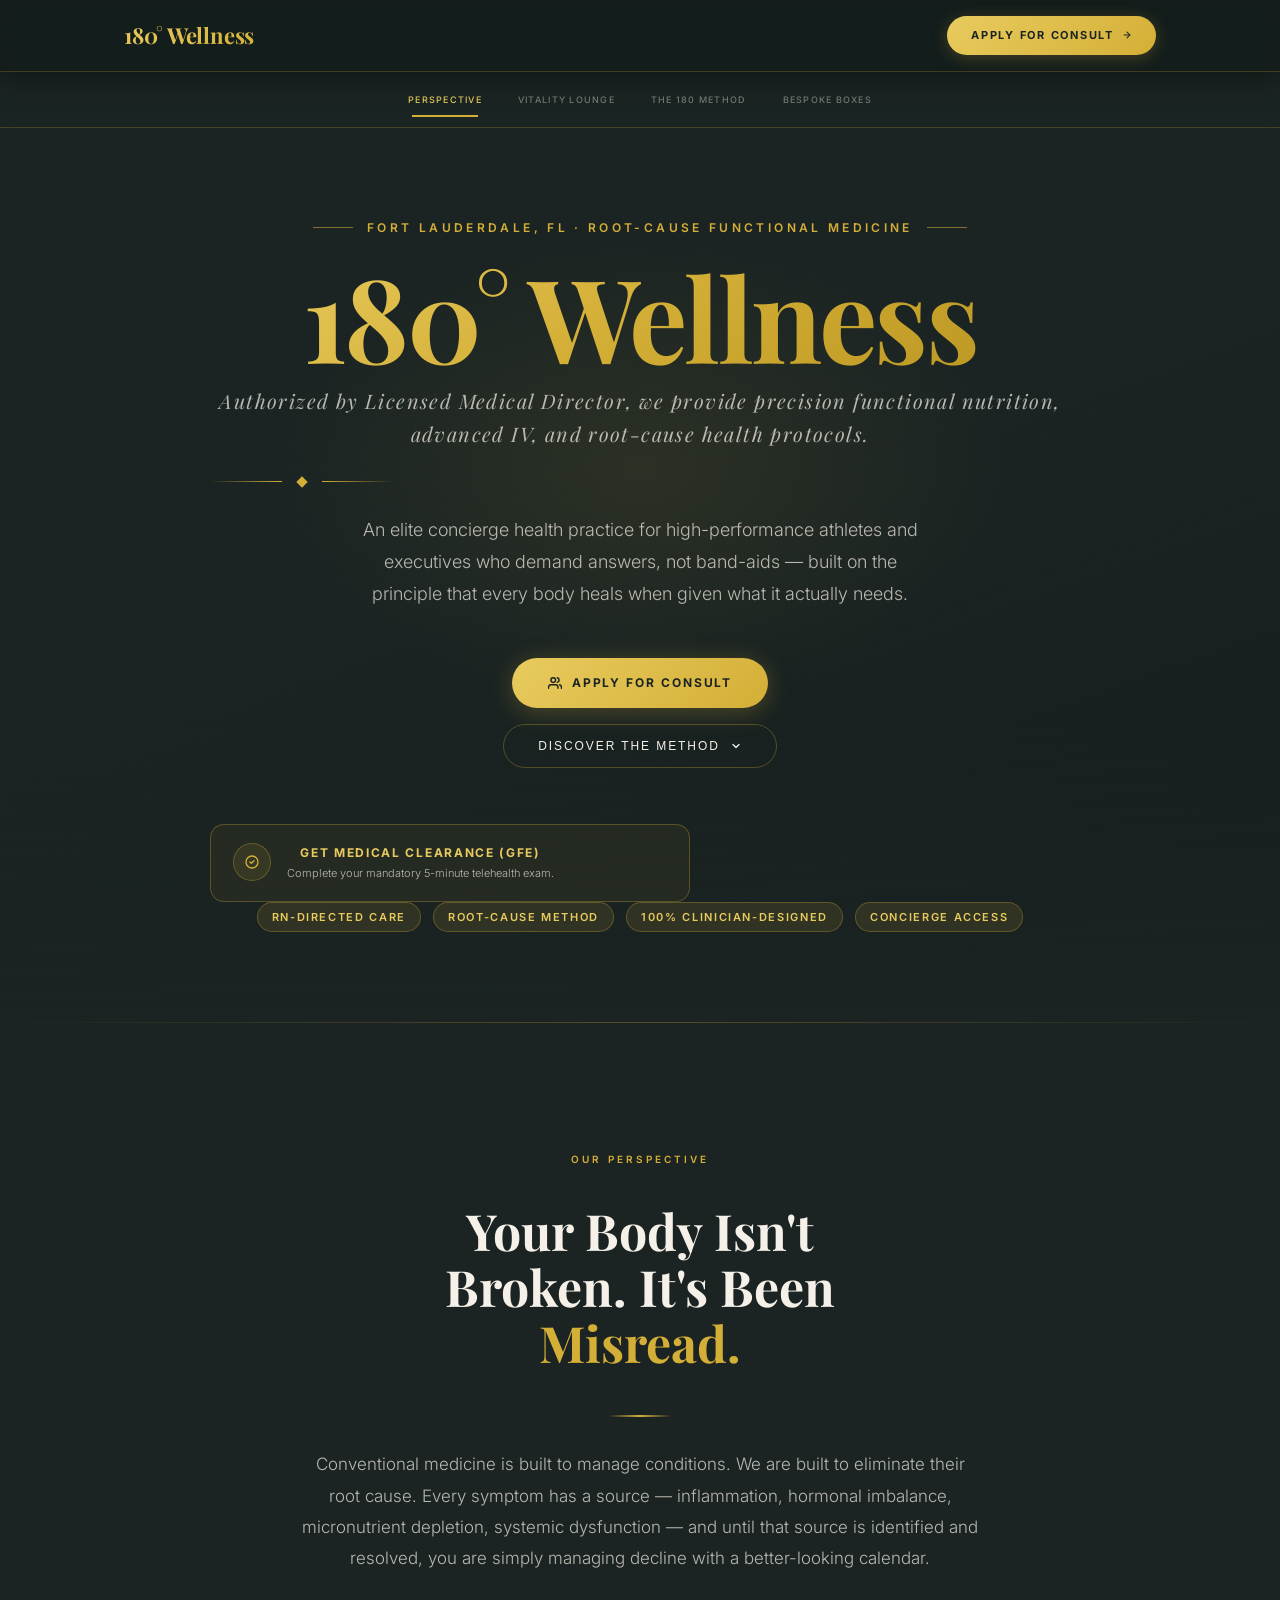
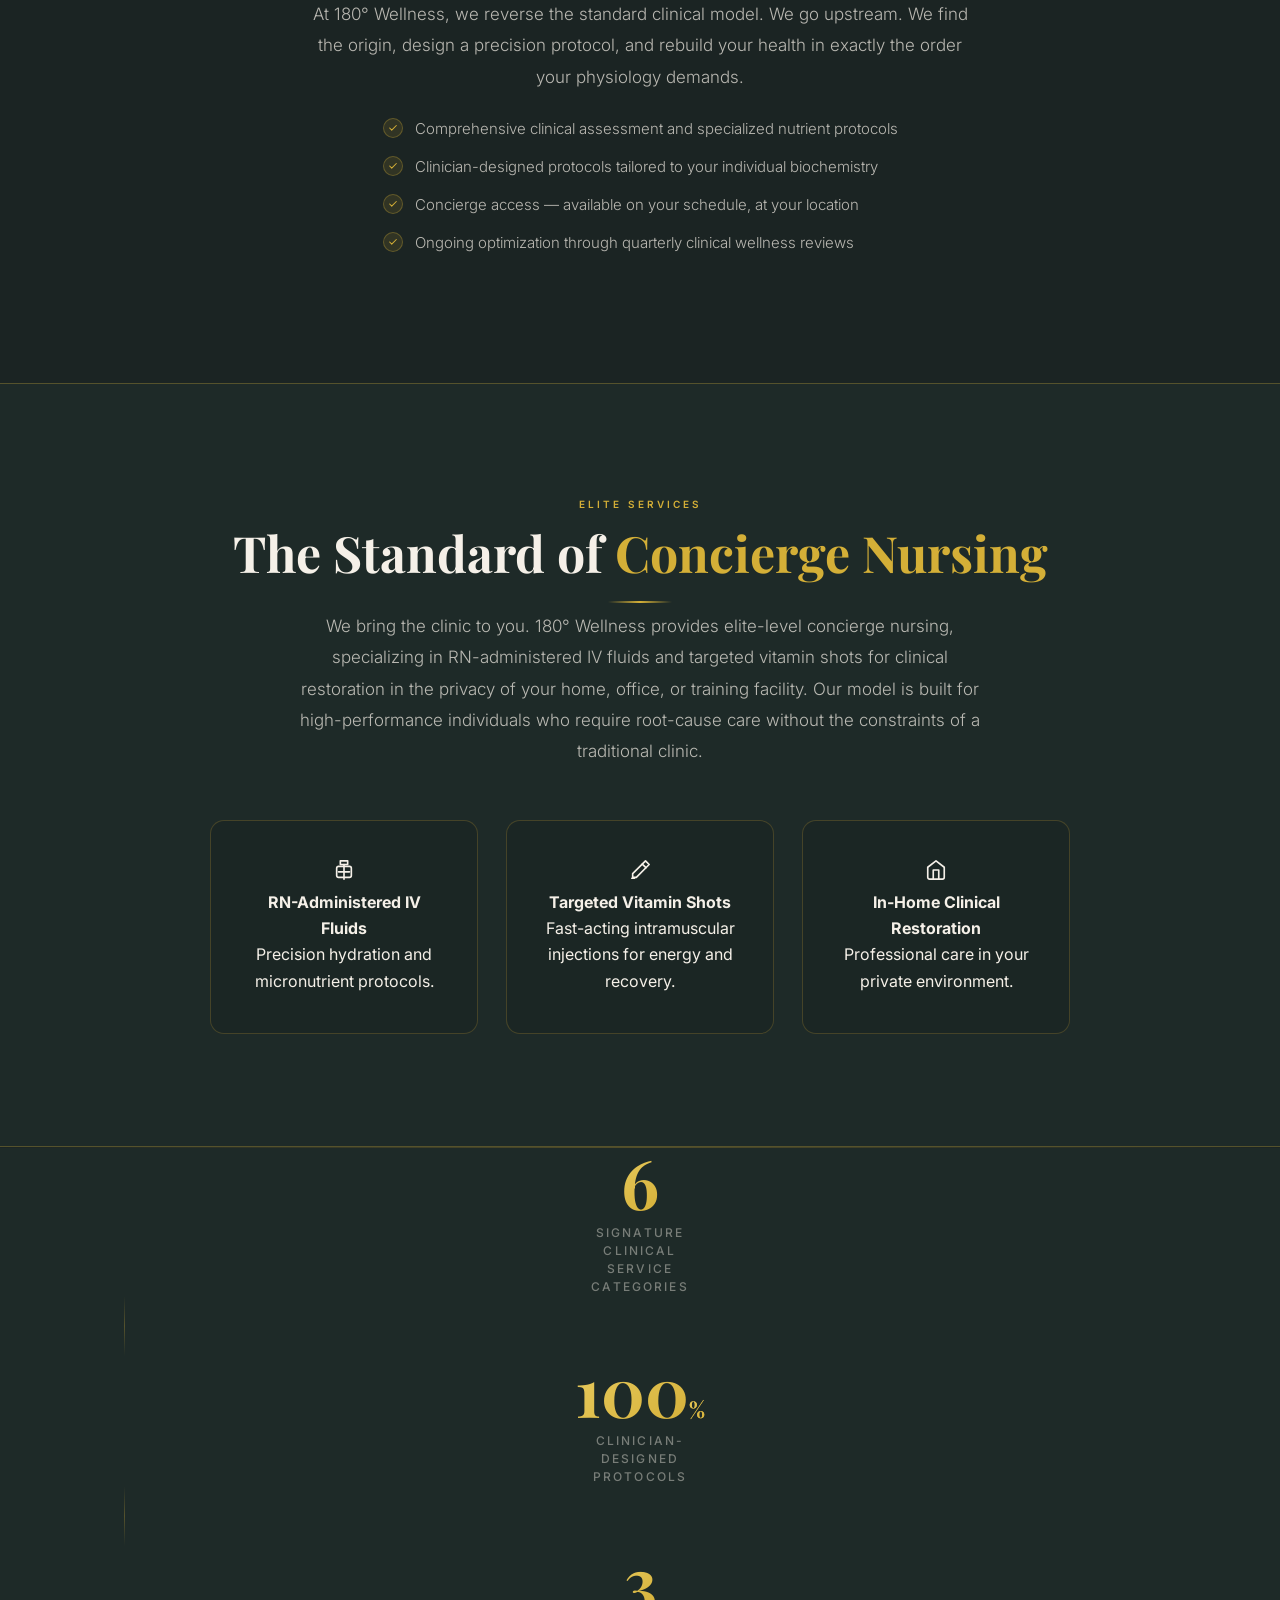
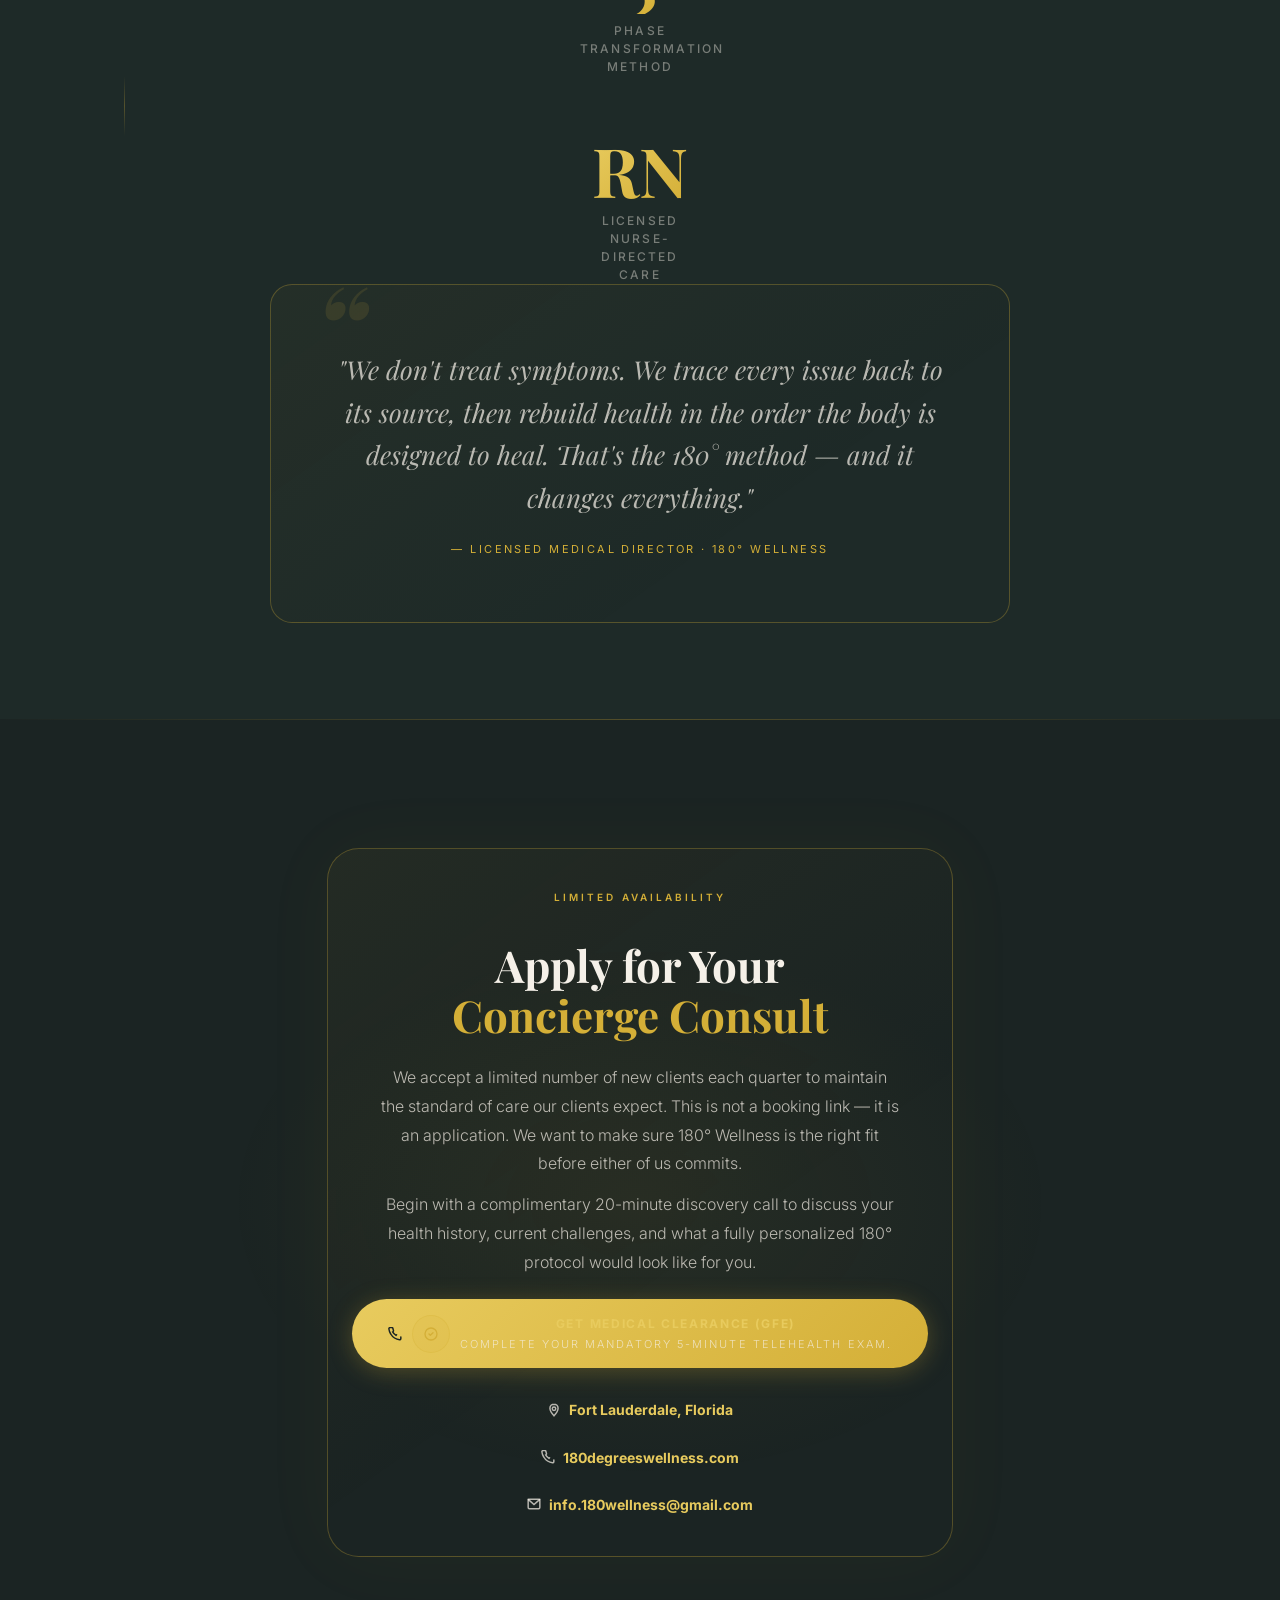
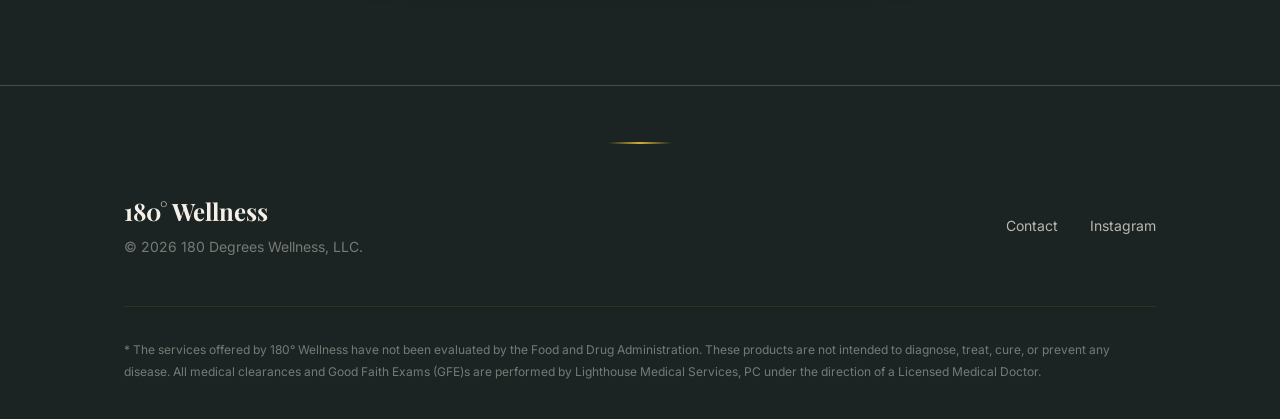
<file: public/index.html>
<!DOCTYPE html>
<html lang="en">
<head>
  <meta charset="UTF-8" />
  <meta name="viewport" content="width=device-width, initial-scale=1.0, viewport-fit=cover" />
  <title>180° Wellness — Digital Pitch Kit</title>
  <link rel="preconnect" href="https://fonts.googleapis.com" />
  <link rel="preconnect" href="https://fonts.gstatic.com" crossorigin />
  <link href="https://fonts.googleapis.com/css2?family=Playfair+Display:ital,wght@0,400;0,600;0,700;1,400&family=Inter:wght@300;400;500;600&display=swap" rel="stylesheet" />

  <link rel="stylesheet" href="style.css"><link rel="stylesheet" href="mobile.css">
</head>
<body>

  <!-- ============================================================
       STICKY NAV
  ============================================================ -->
  <nav class="nav">
    <div class="container nav-inner">
      <a href="#" class="nav-logo serif" onclick="switchTab(0); return false;">180° Wellness</a>
      <a href="https://clients.mindbodyonline.com/classic/ws?studioid=5752095" class="nav-cta">
        Apply for Consult
        <svg width="10" height="10" viewBox="0 0 24 24" fill="none" stroke="currentColor" stroke-width="2.5" stroke-linecap="round" stroke-linejoin="round"><line x1="5" y1="12" x2="19" y2="12"/><polyline points="12 5 19 12 12 19"/></svg>
      </a>
    </div>
  </nav>

  <!-- ============================================================
       TAB BAR
  ============================================================ -->
  <div class="tab-bar" id="tabBar">
    <button class="tab-btn active" data-tab="0" onclick="switchTab(0)">Perspective</button>
    <button class="tab-btn" data-tab="1" onclick="switchTab(1)">Vitality Lounge</button>
    <button class="tab-btn" data-tab="2" onclick="switchTab(2)">The 180 Method</button>
    <button class="tab-btn" data-tab="3" onclick="switchTab(3)">Bespoke Boxes</button>
  </div>

  <!-- ============================================================
       TAB CONTENT AREA
  ============================================================ -->
  <main class="tab-content-area">

    <!-- ==========================================
         TAB 1: PERSPECTIVE (Hero + Perspective)
    ========================================== -->
    <section class="tab-panel active" id="tab-0">

      <!-- HERO -->
      <header class="hero">
        <div class="hero-bg"></div>
        <div class="hero-glow"></div>
        <div class="hero-content">
          <p class="hero-eyebrow">Fort Lauderdale, FL · Root-Cause Functional Medicine</p>
          <h1 class="hero-logo serif">180° Wellness</h1>
          <p class="hero-sub">Authorized by Licensed Medical Director, we provide precision functional nutrition, advanced IV, and root-cause health protocols.</p>

          <div class="hero-divider">
            <span></span>
            <div class="diamond"></div>
            <span></span>
          </div>

          <p class="hero-tagline">
            An elite concierge health practice for high-performance athletes
            and executives who demand answers, not band-aids — built on the
            principle that every body heals when given what it actually needs.
          </p>

          <div class="hero-actions">
            <a href="https://clients.mindbodyonline.com/classic/ws?studioid=5752095" class="btn-gold">
              <svg width="14" height="14" viewBox="0 0 24 24" fill="none" stroke="currentColor" stroke-width="2.5" stroke-linecap="round" stroke-linejoin="round"><path d="M17 21v-2a4 4 0 0 0-4-4H5a4 4 0 0 0-4 4v2"/><circle cx="9" cy="7" r="4"/><path d="M23 21v-2a4 4 0 0 0-3-3.87"/><path d="M16 3.13a4 4 0 0 1 0 7.75"/></svg>
              Apply for Consult
            </a>
            <button class="btn-ghost" onclick="switchTab(2)">
              Discover the Method
              <svg width="12" height="12" viewBox="0 0 24 24" fill="none" stroke="currentColor" stroke-width="2.5" stroke-linecap="round" stroke-linejoin="round"><polyline points="6 9 12 15 18 9"/></svg>
            </button>
          </div>

          <!-- QUALIPHY GFE — Step 2 after applying -->
          <a href="https://www.app.qualiphy.me/qualiphy-widget?clinic=180%20degrees%20wellness&clinicId=13279&first_name=&last_name=&email=&phone_number=&gender=&exams=selectable&tele_state_required=true&token=1141d1e292d777dec8cdfb5f86b69ebed7b32f92" target="_blank" rel="noopener" class="gfe-block" style="margin-top:16px;">
            <div class="gfe-icon">
              <svg width="16" height="16" viewBox="0 0 24 24" fill="none" stroke="currentColor" stroke-width="2" stroke-linecap="round" stroke-linejoin="round"><path d="M9 12l2 2 4-4"/><path d="M21 12c0 4.97-4.03 9-9 9s-9-4.03-9-9 4.03-9 9-9 9 4.03 9 9z"/></svg>
            </div>
            <div class="gfe-text">
              <div class="gfe-title">Get Medical Clearance (GFE)</div>
              <div class="gfe-subtitle">Complete your mandatory 5-minute telehealth exam.</div>
            </div>
          </a>

          <div class="hero-trust">
            <span class="chip">RN-Directed Care</span>
            <span class="chip">Root-Cause Method</span>
            <span class="chip">100% Clinician-Designed</span>
            <span class="chip">Concierge Access</span>
          </div>
        </div>
      </header>

      <div class="section-sep"></div>

      <!-- PERSPECTIVE -->
      <div class="perspective-section">
        <div class="container">
          <div class="perspective-grid">
            <!-- TEXT (appears first) -->
            <div class="perspective-text">
              <p class="section-label">Our Perspective</p>
              <h2 class="section-title serif">
                Your Body Isn't<br />Broken. It's Been<br /><span class="gold">Misread.</span>
              </h2>
              <div class="gold-rule" style="margin-bottom:8px;"></div>
              <p class="section-body">
                Conventional medicine is built to manage conditions. We are built to
                eliminate their root cause. Every symptom has a source — inflammation,
                hormonal imbalance, micronutrient depletion, systemic dysfunction —
                and until that source is identified and resolved, you are simply
                managing decline with a better-looking calendar.
              </p>
              <p class="section-body">
                At 180° Wellness, we reverse the standard clinical model. We go
                upstream. We find the origin, design a precision protocol, and
                rebuild your health in exactly the order your physiology demands.
              </p>

              <ul class="check-list">
                <li>
                  <span class="icon">
                    <svg width="10" height="10" viewBox="0 0 24 24" fill="none" stroke="currentColor" stroke-width="2.5" stroke-linecap="round" stroke-linejoin="round"><polyline points="20 6 9 17 4 12"/></svg>
                  </span>
                  Comprehensive clinical assessment and specialized nutrient protocols
                </li>
                <li>
                  <span class="icon">
                    <svg width="10" height="10" viewBox="0 0 24 24" fill="none" stroke="currentColor" stroke-width="2.5" stroke-linecap="round" stroke-linejoin="round"><polyline points="20 6 9 17 4 12"/></svg>
                  </span>
                  Clinician-designed protocols tailored to your individual biochemistry
                </li>
                <li>
                  <span class="icon">
                    <svg width="10" height="10" viewBox="0 0 24 24" fill="none" stroke="currentColor" stroke-width="2.5" stroke-linecap="round" stroke-linejoin="round"><polyline points="20 6 9 17 4 12"/></svg>
                  </span>
                  Concierge access — available on your schedule, at your location
                </li>
                <li>
                  <span class="icon">
                    <svg width="10" height="10" viewBox="0 0 24 24" fill="none" stroke="currentColor" stroke-width="2.5" stroke-linecap="round" stroke-linejoin="round"><polyline points="20 6 9 17 4 12"/></svg>
                  </span>
                  Ongoing optimization through quarterly clinical wellness reviews
                </li>
              </ul>
            </div>

          </div>
        </div>
      </div>


      <!-- ABOUT CONCIERGE NURSING -->
      <div class="concierge-section">
        <div class="container">
          <div class="concierge-inner">

            <p class="section-label">Elite Services</p>
            <h2 class="section-title serif">
              The Standard of <span class="gold">Concierge Nursing</span>
            </h2>
            <div class="gold-rule" style="margin-bottom:8px;"></div>
            <p class="section-body" style="text-align:center; margin: 0 auto 40px;">
              We bring the clinic to you. 180° Wellness provides elite-level concierge nursing,
              specializing in RN-administered IV fluids and targeted vitamin shots for clinical
              restoration in the privacy of your home, office, or training facility. Our model
              is built for high-performance individuals who require root-cause care without the
              constraints of a traditional clinic.
            </p>

            <div class="concierge-features">

              <!-- Feature 1 -->
              <div class="concierge-feature-item">
                <div class="concierge-feature-icon">
                  <svg width="22" height="22" viewBox="0 0 24 24" fill="none" stroke="currentColor" stroke-width="1.8" stroke-linecap="round" stroke-linejoin="round">
                    <path d="M8 2h8v4H8z"/>
                    <path d="M12 6v16"/>
                    <path d="M6 14h12"/>
                    <path d="M4 10c0-1.1.9-2 2-2h12a2 2 0 0 1 2 2v8a2 2 0 0 1-2 2H6a2 2 0 0 1-2-2z"/>
                  </svg>
                </div>
                <h4 class="concierge-feature-title">RN-Administered IV Fluids</h4>
                <p class="concierge-feature-desc">Precision hydration and micronutrient protocols.</p>
              </div>

              <!-- Feature 2 -->
              <div class="concierge-feature-item">
                <div class="concierge-feature-icon">
                  <svg width="22" height="22" viewBox="0 0 24 24" fill="none" stroke="currentColor" stroke-width="1.8" stroke-linecap="round" stroke-linejoin="round">
                    <path d="m18 2 4 4-14 14H4v-4L18 2z"/>
                    <path d="m14.5 5.5 4 4"/>
                    <path d="M3 21h3"/>
                  </svg>
                </div>
                <h4 class="concierge-feature-title">Targeted Vitamin Shots</h4>
                <p class="concierge-feature-desc">Fast-acting intramuscular injections for energy and recovery.</p>
              </div>

              <!-- Feature 3 -->
              <div class="concierge-feature-item">
                <div class="concierge-feature-icon">
                  <svg width="22" height="22" viewBox="0 0 24 24" fill="none" stroke="currentColor" stroke-width="1.8" stroke-linecap="round" stroke-linejoin="round">
                    <path d="M3 9l9-7 9 7v11a2 2 0 0 1-2 2H5a2 2 0 0 1-2-2z"/>
                    <polyline points="9 22 9 12 15 12 15 22"/>
                  </svg>
                </div>
                <h4 class="concierge-feature-title">In-Home Clinical Restoration</h4>
                <p class="concierge-feature-desc">Professional care in your private environment.</p>
              </div>

            </div><!-- /concierge-features -->

          </div><!-- /concierge-inner -->
        </div><!-- /container -->
      </div><!-- /concierge-section -->

      <div class="section-sep"></div>

      <!-- PROOF / NUMBERS -->
      <div style="background: var(--basalt-mid); position:relative; z-index:1;">
        <div class="container">
          <div class="proof-row">
            <div class="proof-item">
              <span class="proof-number serif">6</span>
              <span class="proof-label">Signature clinical service categories</span>
            </div>
            <div class="proof-divider"></div>
            <div class="proof-item">
              <span class="proof-number serif">100<span class="proof-unit serif">%</span></span>
              <span class="proof-label">Clinician-designed protocols</span>
            </div>
            <div class="proof-divider"></div>
            <div class="proof-item">
              <span class="proof-number serif">3</span>
              <span class="proof-label">Phase transformation method</span>
            </div>
            <div class="proof-divider"></div>
            <div class="proof-item">
              <span class="proof-number serif">RN</span>
              <span class="proof-label">Licensed nurse-directed care</span>
            </div>
          </div>

          <!-- Quote -->
          <div style="padding-bottom: clamp(64px,8vw,96px);">
            <blockquote class="quote-block">
              "We don't treat symptoms. We trace every issue back to its source,
              then rebuild health in the order the body is designed to heal.
              That's the 180° method — and it changes everything."
              <cite class="quote-cite">— Licensed Medical Director · 180° Wellness</cite>
            </blockquote>
          </div>
        </div>
      </div>

      <div class="section-sep"></div>

      <!-- CTA -->
      <div class="cta-section">
        <div class="container">
          <div class="cta-card">
            <p class="section-label" style="text-align:center;">Limited Availability</p>
            <h2 class="cta-title serif">
              Apply for Your<br /><span class="gold">Concierge Consult</span>
            </h2>
            <p class="cta-body">
              We accept a limited number of new clients each quarter to maintain
              the standard of care our clients expect. This is not a booking link
              — it is an application. We want to make sure 180° Wellness is the
              right fit before either of us commits.
            </p>
            <p class="cta-body" style="margin-top: -10px;">
              Begin with a complimentary 20-minute discovery call to discuss your
              health history, current challenges, and what a fully personalized
              180° protocol would look like for you.
            </p>

            <a href="https://clients.mindbodyonline.com/classic/ws?studioid=5752095" class="btn-gold" style="font-size:13px;">
              <svg width="14" height="14" viewBox="0 0 24 24" fill="none" stroke="currentColor" stroke-width="2.5" stroke-linecap="round"><path d="M22 16.92v3a2 2 0 0 1-2.18 2 19.79 19.79 0 0 1-8.63-3.07A19.5 19.5 0 0 1 4.69 12 19.79 19.79 0 0 1 1.57 3.38 2 2 0 0 1 3.55 1h3a2 2 0 0 1 2 1.72c.127.96.361 1.903.7 2.81a2 2 0 0 1-.45 2.11L7.91 8.38a16 16 0 0 0 5.9 5.9l.87-.87a2 2 0 0 1IDIyLjExLS40NWMuOTA3LjMzOSAxLjg1LjU3MyAyLjgxLjVfIEEyIDIgMCAwIDEgMjIgMTYuOTJ6Ii8+PC9zdmc+
              Apply for Consult
            </a>

            <!-- QUALIPHY GFE — After Apply button in CTA section -->
            <a href="https://www.app.qualiphy.me/qualiphy-widget?clinic=180%20degrees%20wellness&clinicId=13279&first_name=&last_name=&email=&phone_number=&gender=&exams=selectable&tele_state_required=true&token=1141d1e292d777dec8cdfb5f86b69ebed7b32f92" target="_blank" rel="noopener" class="gfe-block wide">
              <div class="gfe-icon">
                <svg width="16" height="16" viewBox="0 0 24 24" fill="none" stroke="currentColor" stroke-width="2" stroke-linecap="round" stroke-linejoin="round"><path d="M9 12l2 2 4-4"/><path d="M21 12c0 4.97-4.03 9-9 9s-9-4.03-9-9 4.03-9 9-9 9 4.03 9 9z"/></svg>
              </div>
              <div class="gfe-text">
                <div class="gfe-title">Get Medical Clearance (GFE)</div>
                <div class="gfe-subtitle">Complete your mandatory 5-minute telehealth exam.</div>
              </div>
            </a>

            <div class="cta-contact-row">
              <div class="cta-contact-item">
                <svg width="14" height="14" viewBox="0 0 24 24" fill="none" stroke="currentColor" stroke-width="2.5" stroke-linecap="round"><circle cx="12" cy="10" r="3"/><path d="M12 2C8.13 2 5 5.13 5 9c0 5.25 7 13 7 13s7-7.75 7-13c0-3.87-3.13-7-7-7z"/></svg>
                <strong>Fort Lauderdale, Florida</strong>
              </div>
              <div class="cta-contact-item">
                <svg width="14" height="14" viewBox="0 0 24 24" fill="none" stroke="currentColor" stroke-width="2.5" stroke-linecap="round"><path d="M22 16.92v3a2 2 0 0 1-2.18 2 19.79 19.79 0 0 1-8.63-3.07A19.5 19.5 0 0 1 4.69 12 19.79 19.79 0 0 1 1.57 3.38 2 2 0 0 1 3.55 1h3a2 2 0 0 1 2 1.72c.127.96.361 1.903.7 2.81a2 2 0 0 1-.45 2.11L7.91 8.38a16 16 0 0 0 5.9 5.9l.87-.87a2 2 0 0 1IDIyLjExLS40NWMuOTA3LjMzOSAxLjg1LjU3MyAyLjgxLjVfIEEyIDIgMCAwIDEgMjIgMTYuOTJ6Ii8+PC9zdmc+
                <strong>(516) 965-9840</strong>
              </div>
              <div class="cta-contact-item">
                <svg width="14" height="14" viewBox="0 0 24 24" fill="none" stroke="currentColor" stroke-width="2.5" stroke-linecap="round"><circle cx="12" cy="12" r="10"/><line x1="2" y1="12" x2="22" y2="12"/><path d="M12 2a15.3 15.3 0 0 1 4 10 15.3 15.3 0 0 1-4 10 15.3 15.3 0 0 1-4-10 15.3 15.3 0 0 1 4-10z"/></svg>
                <strong>180degreeswellness.com</strong>
              </div>
              <div class="cta-contact-item">
                <svg width="14" height="14" viewBox="0 0 24 24" fill="none" stroke="currentColor" stroke-width="2.5" stroke-linecap="round"><rect x="2" y="4" width="20" height="16" rx="2"/><polyline points="2,4 12,13 22,4"/></svg>
                <strong><a href="mailto:info.180wellness@gmail.com" style="color:inherit;text-decoration:none;">info.180wellness@gmail.com</a></strong>
              </div>
            </div>
          </div>
        </div>
      </div>

    </section>

    <!-- ==========================================
         TAB 2: VITALITY LOUNGE (Lounge + IV Menu + IM Shots)
    ========================================== -->
    <section class="tab-panel" id="tab-1">

      <!-- Lounge Intro -->
      <div class="lounge-section">
        <div class="container">
          <div class="lounge-grid">
            <!-- IMAGE STACK -->
            <div class="lounge-image-stack">
              <div class="lounge-img-main">
                <div class="gold-corner"></div>
                <div class="gold-corner br"></div>
                <div class="lounge-badge">
                  <span class="dot"></span>
                  Now Available
                </div>
                <img
                  src="https://static.prod-images.emergentagent.com/jobs/e7bf12b9-eee7-4b52-88fd-e1f28347eed1/images/fde33236e04734d444e1e95b694cd6f6809893dc27f8155f7b1bdcd5d137818d.png"
                  alt="180° Wellness — Recovery Lifestyle"
                  loading="lazy"
                />
              </div>
              <div class="lounge-img-float">
                <img
                  src="https://static.prod-images.emergentagent.com/jobs/e7bf12b9-eee7-4b52-88fd-e1f28347eed1/images/34e3802a37c95b83d70511efc5e4c1f4c5f0d7f6ff12b3450b7ba271c80173e0.png"
                  alt="IV Drip Detail"
                  loading="lazy"
                />
              </div>
            </div>

            <!-- TEXT -->
            <div class="lounge-text">
              <p class="section-label">Vitality Lounge</p>
              <h2 class="section-title serif">
                The IV Bar,<br />Redefined for<br /><span class="gold">High Performers.</span>
              </h2>
              <div class="gold-rule left" style="margin-bottom: 4px;"></div>
              <p class="section-body">
                Our Vitality Lounge is not a wellness trend. It is a precision clinical
                environment where RN-administered intravenous protocols restore what
                training, travel, stress, and time erode from your body — directly
                and completely, bypassing the limitations of oral supplementation.
              </p>

              <div style="display:flex; gap:12px; flex-wrap:wrap; margin-top:4px;">
                <a href="https://clients.mindbodyonline.com/classic/ws?studioid=5752095" class="btn-gold" style="font-size:11px; padding:13px 28px;">
                  Reserve a Session
                </a>
                <span class="chip">RN-Administered</span>
                <span class="chip">Concierge Available</span>
              </div>
            </div>
          </div>
        </div>
      </div>

      <div class="section-sep"></div>

      <!-- Full IV Menu -->
      <div class="iv-menu-section">
        <div class="container">

          <!-- Heading -->
          <div class="menu-heading">
            <p class="section-label">Signature IV Menu</p>
            <h2 class="section-title serif" style="font-size:clamp(24px,3.5vw,38px); margin-bottom:0;">
              15 Clinician-Crafted <span class="gold">Infusion Protocols</span>
            </h2>
            <div class="gold-rule" style="margin:14px auto 0;"></div>
          </div>

          <!-- IV Cards -->
          <div class="iv-menu-grid">

            <!-- 1. The 180 Foundation -->
            <div class="iv-card">
              <div class="iv-card-header">
                <div class="iv-card-name serif">The 180 Foundation</div>
                <div class="iv-card-price"></div>
              </div>
              <div class="iv-card-desc">Formulated with Vitamin B Complex, this combo optimizes everything from your skin to energy to digestive function.</div>
              <div class="pill-row">
                <span class="gold-pill">Saline</span>
                <span class="gold-pill">Vitamin C</span>
                <span class="gold-pill">B12</span>
                <span class="gold-pill">B-Complex</span>
                <span class="gold-pill">Zinc</span>
                <span class="gold-pill">Magnesium Sulfate</span>
              </div>
            </div>

            <!-- 2. Elemental Hydration -->
            <div class="iv-card">
              <div class="iv-card-header">
                <div class="iv-card-name serif">Elemental Hydration</div>
                <div class="iv-card-price"></div>
              </div>
              <div class="iv-card-desc">Can&rsquo;t drink those electrolytes fast enough? We got you.</div>
              <div class="pill-row">
                <span class="gold-pill">Saline</span>
              </div>
            </div>

            <!-- 3. Immune Armor -->
            <div class="iv-card">
              <div class="iv-card-header">
                <div class="iv-card-name serif">Immune Armor</div>
                <div class="iv-card-price"></div>
              </div>
              <div class="iv-card-desc">Ideal for anyone fighting a current ailment and looking to guard themselves from future illness.</div>
              <div class="pill-row">
                <span class="gold-pill">Saline</span>
                <span class="gold-pill">High Dose Vitamin C</span>
                <span class="gold-pill">Magnesium Sulfate</span>
                <span class="gold-pill">B Complex</span>
                <span class="gold-pill">B12</span>
                <span class="gold-pill">Zinc</span>
              </div>
            </div>

            <!-- 4. Metabolic Reset -->
            <div class="iv-card">
              <div class="iv-card-header">
                <div class="iv-card-name serif">Metabolic Reset</div>
                <div class="iv-card-price"></div>
              </div>
              <div class="iv-card-desc">Big night? Not feeling so great now? This pain-relieving, antioxidant blend has you covered.</div>
              <div class="pill-row">
                <span class="gold-pill">Saline or Lactated Ringers</span>
                <span class="gold-pill">Glutathione Push</span>
                <span class="gold-pill">Zofran</span>
                <span class="gold-pill">Toradol</span>
              </div>
            </div>

            <!-- 5. Luminous Restoration -->
            <div class="iv-card">
              <div class="iv-card-header">
                <div class="iv-card-name serif">Luminous Restoration</div>
                <div class="iv-card-price"></div>
              </div>
              <div class="iv-card-desc">Brighten up your complexion with this hydrating blend of vitamins and antioxidants that detoxifies your body to help you look and feel your best.</div>
              <div class="pill-row">
                <span class="gold-pill">Saline</span>
                <span class="gold-pill">Vitamin C</span>
                <span class="gold-pill">B Complex</span>
                <span class="gold-pill">Zinc</span>
                <span class="gold-pill">Lysine</span>
                <span class="gold-pill">Glutathione</span>
              </div>
            </div>

            <!-- 6. Circadian Reset -->
            <div class="iv-card">
              <div class="iv-card-header">
                <div class="iv-card-name serif">Circadian Reset</div>
                <div class="iv-card-price"></div>
              </div>
              <div class="iv-card-desc">Don&rsquo;t skip a beat after traveling with this hydrating, relaxing, and anti-inflammatory blend.</div>
              <div class="pill-row">
                <span class="gold-pill">Vitamin C</span>
                <span class="gold-pill">B Complex</span>
                <span class="gold-pill">B12</span>
                <span class="gold-pill">Magnesium Sulfate</span>
                <span class="gold-pill">L-Carnitine</span>
                
              </div>
            </div>

            <!-- 7. Elite Kinetic Protocol -->
            <div class="iv-card">
              <div class="iv-card-header">
                <div class="iv-card-name serif">Elite Kinetic Protocol</div>
                <div class="iv-card-price"></div>
              </div>
              <div class="iv-card-desc">Pushing your body? This essential amino acid blend speeds up muscle repair to boost exercise ability.</div>
              <div class="pill-row">
                <span class="gold-pill">Arginine</span>
                <span class="gold-pill">Lysine</span>
                <span class="gold-pill">L-Carnitine</span>
                <span class="gold-pill">Glutathione</span>
                
              </div>
            </div>

            <!-- 8. Longevity Protocol -->
            <div class="iv-card">
              <div class="iv-card-header">
                <div class="iv-card-name serif">Longevity Protocol</div>
                <div class="iv-card-price"></div>
              </div>
              <div class="iv-card-desc">Memory isn&rsquo;t what it used to be? This essential amino acid blend boosts mental cognition to help your brain and body perform like it used to.</div>
              <div class="pill-row">
                <span class="gold-pill">Arginine</span>
                <span class="gold-pill">Lysine</span>
                <span class="gold-pill">L-Carnitine</span>
                
              </div>
            </div>

            <!-- 9. Systemic Quench -->
            <div class="iv-card">
              <div class="iv-card-header">
                <div class="iv-card-name serif">Systemic Quench</div>
                <div class="iv-card-price"></div>
              </div>
              <div class="iv-card-desc">Almost all disease is rooted in excessive inflammation &mdash; nip it in the bud with curcumin!</div>
              <div class="pill-row">
                <span class="gold-pill">Saline</span>
                <span class="gold-pill">Curcumin</span>
              </div>
            </div>

            <!-- 10. Senolytic Shield -->
            <div class="iv-card">
              <div class="iv-card-header">
                <div class="iv-card-name serif">Senolytic Shield</div>
                <div class="iv-card-price"></div>
              </div>
              <div class="iv-card-desc">Recommended for patients who regularly get NAD+ treatments. Quercetin is a flavonoid and senolytic, meaning it helps remove cells in your body that are creating unnecessary inflammation.</div>
              <div class="pill-row">
                <span class="gold-pill">Saline</span>
                <span class="gold-pill">Quercetin</span>
              </div>
            </div>

            <!-- 11. Foundational Surge -->
            <div class="iv-card">
              <div class="iv-card-header">
                <div class="iv-card-name serif">Foundational Surge</div>
                <div class="iv-card-price"></div>
              </div>
              <div class="iv-card-desc">Ideal for anyone looking to keep their body looking and feeling strong.</div>
              <div class="pill-row">
                <span class="gold-pill">Vitamin C</span>
                <span class="gold-pill">B12</span>
                <span class="gold-pill">B-Complex</span>
                <span class="gold-pill">Zinc</span>
                <span class="gold-pill">Magnesium Sulfate</span>
              </div>
            </div>

            <!-- 12. Metabolic Cleanse -->
            <div class="iv-card">
              <div class="iv-card-header">
                <div class="iv-card-name serif">Metabolic Cleanse</div>
                <div class="iv-card-price"></div>
              </div>
              <div class="iv-card-desc">Can be added to any of the drips. This powerful antioxidant helps metabolize toxins and carcinogens in the body, activates enzymes, and prevents oxidative cell damage.</div>
              <div class="pill-row">
                <span class="gold-pill">Saline</span>
                <span class="gold-pill">Glutathione</span>
              </div>
            </div>

            <!-- 13. Cellular Fuel (NAD+) — featured -->
            <div class="iv-card featured-card">
              <div class="iv-card-header">
                <div class="iv-card-name serif">&#10022; Cellular Fuel (NAD&#x207A;)</div>
                <div class="iv-card-price"></div>
              </div>
              <div class="iv-card-desc">Not bouncing back the way you used to? NAD+ is believed to improve brain health, increase the efficiency of stem cells, stimulate anti-aging genes, repair your DNA, combat fatigue, and boost your metabolism.</div>
              <div class="pill-row">
                <span class="gold-pill">NAD+</span>
                <span class="gold-pill">TMG</span>
                <span class="gold-pill">SAMe</span>
                <span class="gold-pill">Quercetin</span>
                <span class="gold-pill">Saline</span>
              </div>
              <div class="nurses-note">
                <strong>&#x1F489; Nurse&rsquo;s Note</strong>
                Please let us know if you are planning on getting NAD+ a few days ahead of time, as our protocol entails shipping you supplements to take 24 hours before treatment.
              </div>
            </div>

            <!-- 14. The Niagen Edge -->
            <div class="iv-card">
              <div class="iv-card-header">
                <div class="iv-card-name serif">The Niagen Edge</div>
                <div class="iv-card-price"></div>
              </div>
              <div class="iv-card-desc">O.K. NOW we&rsquo;re talkin. Offers standard doses and higher, ranging from $500 for basic, up to $1,200 for 500mg, and $1,500 for 1000mg single sessions.</div>
              <div class="pill-row">
                <span class="gold-pill">Niagen (NR)</span>
                <span class="gold-pill">Saline</span>
              </div>
            </div>


            </div><!-- /.iv-menu-grid -->

          <!-- IM Injection Shots -->
          <div class="im-section">
            <div class="section-sep" style="margin-bottom:clamp(32px,4vw,52px);"></div>
            <p class="section-label" style="text-align:center; margin-bottom:10px;">IM Injection Shots</p>
            <h3 class="im-section-title serif">Targeted. Precise. <span class="gold">Instant Delivery.</span></h3>
            <p class="im-section-sub">Intramuscular injections &mdash; fast-acting micronutrient delivery in two curated tiers.</p>

            <div class="im-grid">
              <!-- Level 1 -->
              <div class="im-card">
                <span class="im-card-level">Level 1 &mdash; Foundational</span>
                <div class="im-card-name serif">Essential IM Shots</div>
                <div class="iv-card-desc">Energy, metabolism &amp; focus · Fat metabolism · Immune · Antioxidant · Mood · Calms · Skin · Gut</div>
                <div class="pill-row">
                  <span class="gold-pill">B-12</span>
                  <span class="gold-pill">MIC</span>
                  <span class="gold-pill">D3</span>
                  <span class="gold-pill">Glutathione</span>
                  <span class="gold-pill">CoQ10</span>
                  <span class="gold-pill">Taurine</span>
                  <span class="gold-pill">Biotin</span>
                  <span class="gold-pill">Glutamine</span>
                </div>
              </div>

              <!-- Level 2 -->
              <div class="im-card">
                <span class="im-card-level">Level 2 &mdash; Advanced</span>
                <div class="im-card-name serif">Elite Performance Shots</div>
                <div class="iv-card-desc">Maximize energy, vital for mitochondria, brain restoration, anti-aging, elevate mood &amp; cognition · Endurance &amp; repair</div>
                <div class="pill-row">
                  <span class="gold-pill">NAD+</span>
                  <span class="gold-pill">Arginine</span>
                  <span class="gold-pill">L-Carnitine</span>
                  <span class="gold-pill">Lysine</span>
                </div>
              </div>
            </div><!-- /.im-grid -->

            <div style="display:flex; gap:12px; flex-wrap:wrap; justify-content:center; margin-top:clamp(24px,3vw,40px);">
              <a href="https://clients.mindbodyonline.com/classic/ws?studioid=5752095" class="btn-gold" style="font-size:11px; padding:13px 28px;">
                Book Your Drip Session
              </a>
              <span class="chip">RN-Administered</span>
              <span class="chip">Clinician-Designed</span>
              <span class="chip">15 IV Formulas</span>
              <span class="chip">2 IM Tiers</span>
            </div>

            <!-- QUALIPHY GFE — After service grid in Vitality Lounge -->
            <div style="display:flex; justify-content:center; margin-top:24px;">
              <a href="https://www.app.qualiphy.me/qualiphy-widget?clinic=180%20degrees%20wellness&clinicId=13279&first_name=&last_name=&email=&phone_number=&gender=&exams=selectable&tele_state_required=true&token=1141d1e292d777dec8cdfb5f86b69ebed7b32f92" target="_blank" rel="noopener" class="gfe-block" style="max-width:500px;">
                <div class="gfe-icon">
                  <svg width="16" height="16" viewBox="0 0 24 24" fill="none" stroke="currentColor" stroke-width="2" stroke-linecap="round" stroke-linejoin="round"><path d="M9 12l2 2 4-4"/><path d="M21 12c0 4.97-4.03 9-9 9s-9-4.03-9-9 4.03-9 9-9 9 4.03 9 9z"/></svg>
                </div>
                <div class="gfe-text">
                  <div class="gfe-title">Get Medical Clearance (GFE)</div>
                  <div class="gfe-subtitle">Complete your mandatory 5-minute telehealth exam before your first session.</div>
                </div>
              </a>
            </div>

          </div><!-- /.im-section -->

        </div>
      </div>

    </section>

    <!-- ==========================================
         TAB 3: THE 180 METHOD (Three Phases)
    ========================================== -->
    <section class="tab-panel" id="tab-2">
      <div class="container">
        <div style="max-width: 800px; margin: 0 auto 64px; text-align: center;">
          <p class="section-label">The 180 Method</p>
          <h2 class="section-title">Three Phases to Vitality</h2>
          <p class="section-body" style="margin: 0 auto;">
            Our proprietary framework for restoring root-cause health through advanced functional nutrition.
          </p>
        </div>

        <div class="method-steps">
          <!-- PHASE 1 -->
          <div class="method-step">
            <div class="step-number">01</div>
            <h3>Wellness Assessment</h3>
            <p>In-depth health history, goals alignment, and lifestyle mapping.</p>
            <ul class="panel-items">
                <li>Health History &amp; Wellness Review</li>
                <li>Nutritional Strategy Review</li>
                <li>Performance Optimization Review</li>
            </ul>
          </div>
          <!-- PHASE 2 -->
          <div class="method-step">
            <div class="step-number">02</div>
            <h3>Precision Recalibration</h3>
            <p>Targeted nutrient therapy, gut-health optimization, and hormonal balance.</p>
            <ul class="panel-items">
                <li>Bespoke IV Protocols</li>
                <li>Clinical Supplementation</li>
                <li>Inflammation Reduction</li>
            </ul>
          </div>
          <!-- PHASE 3 -->
          <div class="method-step">
            <div class="step-number">03</div>
            <h3>Sustained Vitality</h3>
            <p>Long-term maintenance protocols and performance monitoring.</p>
            <ul class="panel-items">
                <li>Bi-Monthly Optimization</li>
                <li>Wearable Data Integration</li>
                <li>Annual Re-Assessment</li>
            </ul>
          </div>
        </div>
      </div>
    </section>

    <!-- ==========================================
         TAB 4: BESPOKE BOXES
    ========================================== -->
    <section class="tab-panel" id="tab-3">
      <div class="container">
        <div style="text-align: center; max-width: 800px; margin: 0 auto 64px;">
          <p class="section-label">Bespoke Boxes</p>
          <h2 class="section-title">Signature Curations</h2>
          <p class="section-body" style="margin: 0 auto;">
            Pre-configured clinical kits designed for specific outcomes. Everything you need, nothing you don't.
          </p>
        </div>

        <div class="boxes-grid">
          <!-- BOX 1 -->
          <div class="box-card">
            <div class="box-card-badge">Protocol 01</div>
            <h3>The Gut-Reset</h3>
            <ul class="box-list">
              <li>Spore-based probiotics</li>
              <li>Digestive enzymes (max strength)</li>
              <li>L-Glutamine micronized powder</li>
            </ul>
            <a href="https://app.malla.co/join/nicole-morrison-483516" class="btn-gold small" style="margin-top: 24px;">Learn More</a>
          </div>
          <!-- BOX 2 -->
          <div class="box-card">
            <div class="box-card-badge">Protocol 02</div>
            <h3>The Travel-Kit</h3>
            <ul class="box-list">
              <li>High-dose Liposomal Vitamin C</li>
              <li>Quercetin + Zinc complex</li>
              <li>Electrolyte replenishment packs</li>
            </ul>
            <a href="https://app.malla.co/join/nicole-morrison-483516" class="btn-gold small" style="margin-top: 24px;">Learn More</a>
          </div>
          <!-- BOX 3 -->
          <div class="box-card">
            <div class="box-card-badge">Protocol 03</div>
            <h3>Sport Defense Kit</h3>
            <ul class="box-list">
              <li>NAD+ precursor supplements</li>
              <li>Amino acid complex</li>
              <li>Adrenal support adaptogens</li>
            </ul>
            <a href="https://app.malla.co/join/nicole-morrison-483516" class="btn-gold small" style="margin-top: 24px;">View Full Bundle</a>
          </div>
        </div>
      </div>
    </section>

  </main>

  <!-- ============================================================
       FOOTER
  ============================================================ -->
  <footer class="footer">
    <div class="container">
      <div class="gold-rule" style="margin: 0 auto 48px;"></div>
      <div style="display: flex; justify-content: space-between; align-items: center; flex-wrap: wrap; gap: 24px;">
        <div>
          <h1 class="serif" style="font-size: 24px; margin-bottom: 4px;">180° Wellness</h1>
          <p style="font-size: 14px; color: var(--text-muted);">© 2026 180 Degrees Wellness, LLC.</p>
        </div>
        <div style="display: flex; gap: 32px;">
          <a href="mailto:info.180wellness@gmail.com" style="font-size: 14px; color: var(--text-soft);">Contact</a>
          <a href="https://instagram.com/180wellness" style="font-size: 14px; color: var(--text-soft);">Instagram</a>
        </div>
      </div>
      
      <!-- CLINICAL DISCLAIMER -->
      <div style="margin-top: 48px; padding-top: 32px; border-top: 1px solid rgba(212,175,55,0.1); font-size: 12px; color: var(--text-muted); line-height: 1.8;">
        <p>* The services offered by 180° Wellness have not been evaluated by the Food and Drug Administration. These products are not intended to diagnose, treat, cure, or prevent any disease. All medical clearances and Good Faith Exams (GFE)s are performed by Lighthouse Medical Services, PC under the direction of a Licensed Medical Doctor.</p>
      </div>
    </div>
  </footer>

  <script>
    function switchTab(index) {
      // Remove active classes
      document.querySelectorAll('.tab-btn').forEach(btn => btn.classList.remove('active'));
      document.querySelectorAll('.tab-panel').forEach(panel => panel.classList.remove('active'));

      // Add active classes
      document.querySelectorAll('.tab-btn')[index].classList.add('active');
      document.querySelectorAll('.tab-panel')[index].classList.add('active');

      // Scroll tab bar to center the button on mobile
      const tabBar = document.getElementById('tabBar');
      const activeBtn = document.querySelectorAll('.tab-btn')[index];
      const scrollLeft = activeBtn.offsetLeft - (tabBar.offsetWidth / 2) + (activeBtn.offsetWidth / 2);
      tabBar.scrollTo({ left: scrollLeft, behavior: 'smooth' });

      // Scroll to top of content area
      window.scrollTo({ top: 0, behavior: 'smooth' });
    }

    // Support keyboard navigation for tabs
    document.querySelectorAll('.tab-btn').forEach((btn, i) => {
      btn.addEventListener('keydown', (e) => {
        let next;
        if (e.key === 'ArrowRight') next = (i + 1) % 4;
        else if (e.key === 'ArrowLeft') next = (i + 3) % 4;
        if (next !== undefined) {
          switchTab(next);
          document.querySelectorAll('.tab-btn')[next].focus();
        }
      });
    });
  </script>

</body>
</html>
</file>
<file: public/style.css>
/* ===== DESIGN TOKENS ===== */
    :root {
      --basalt:         #1B2423;
      --basalt-light:   #232f2d;
      --basalt-mid:     #1e2a28;
      --basalt-deep:    #141d1c;
      --gold:           #D4AF37;
      --gold-light:     #e8cb5e;
      --gold-dim:       rgba(212,175,55,0.12);
      --gold-border:    rgba(212,175,55,0.30);
      --gold-border-hi: rgba(212,175,55,0.55);
      --cream:          #f5f0e8;
      --text-soft:      rgba(245,240,232,0.72);
      --text-muted:     rgba(245,240,232,0.42);
      --glass-bg:       rgba(27,36,35,0.62);
      --glass-border:   rgba(212,175,55,0.22);
      --radius-sm:      6px;
      --radius-md:      14px;
      --radius-lg:      22px;
      --radius-xl:      32px;
      --transition:     0.35s cubic-bezier(0.4,0,0.2,1);
      --nav-height:     72px;
      --tab-bar-height: 56px;
    }

    /* ===== RESET ===== */
    *, *::before, *::after { box-sizing: border-box; margin: 0; padding: 0; }
    html { font-size: 16px; scroll-behavior: smooth; }
    body {
      background-color: var(--basalt);
      color: var(--cream);
      font-family: 'Inter', sans-serif;
      line-height: 1.65;
      -webkit-font-smoothing: antialiased;
      overflow-x: hidden;
      min-height: 100vh;
    }
    img { display: block; max-width: 100%; }
    a { color: var(--gold); text-decoration: none; }

    /* ===== TYPOGRAPHY ===== */
    .serif   { font-family: 'Playfair Display', serif; }
    .gold    { color: var(--gold); }
    .italic  { font-style: italic; }

    /* ===== LAYOUT ===== */
    .container {
      width: min(1160px, 100%);
      margin: 0 auto;
      padding: 0 clamp(20px, 5vw, 64px);
    }

    /* ===== NOISE TEXTURE ===== */
    body::before {
      content: '';
      position: fixed; inset: 0;
      background-image: url("data:image/svg+xml,%3Csvg xmlns='http://www.w3.org/2000/svg' width='200' height='200'%3E%3Cfilter id='n'%3E%3CfeTurbulence type='fractalNoise' baseFrequency='0.65' numOctaves='3' stitchTiles='stitch'/%3E%3C/filter%3E%3Crect width='200' height='200' filter='url(%23n)' opacity='0.04'/%3E%3C/svg%3E");
      pointer-events: none;
      z-index: 0;
      opacity: 0.45;
    }

    /* ===== GOLD RULE ===== */
    .gold-rule {
      width: 64px; height: 2px;
      background: linear-gradient(90deg, transparent, var(--gold), transparent);
      margin: 0 auto;
    }
    .gold-rule.left { margin: 0; }

    /* ===== SECTION FRAME ===== */
    .section-label {
      font-size: 10px;
      font-weight: 600;
      letter-spacing: 0.3em;
      text-transform: uppercase;
      color: var(--gold);
      margin-bottom: 12px;
    }
    .section-title {
      font-family: 'Playfair Display', serif;
      font-size: clamp(28px, 4.5vw, 50px);
      font-weight: 700;
      line-height: 1.12;
      margin-bottom: 20px;
    }
    .section-body {
      font-size: clamp(15px, 1.6vw, 17px);
      font-weight: 300;
      color: var(--text-soft);
      max-width: 680px;
      line-height: 1.85;
    }

    /* ===== CHIP ===== */
    .chip {
      display: inline-flex; align-items: center; gap: 6px;
      background: var(--gold-dim);
      border: 1px solid var(--gold-border);
      padding: 5px 14px;
      border-radius: 20px;
      font-size: 11px; font-weight: 600;
      letter-spacing: 0.15em; text-transform: uppercase;
      color: var(--gold-light);
    }

    /* ===== BUTTONS ===== */
    .btn-gold {
      display: inline-flex; align-items: center; gap: 10px;
      background: linear-gradient(135deg, var(--gold-light), var(--gold));
      color: var(--basalt);
      font-weight: 700; font-size: 12px;
      letter-spacing: 0.16em; text-transform: uppercase;
      padding: 15px 36px;
      border-radius: 40px; border: none; cursor: pointer;
      transition: transform var(--transition), box-shadow var(--transition);
      box-shadow: 0 4px 24px rgba(212,175,55,0.28);
    }
    .btn-gold:hover {
      transform: translateY(-2px);
      box-shadow: 0 8px 36px rgba(212,175,55,0.44);
      -webkit-text-fill-color: var(--basalt);
    }

    .btn-ghost {
      display: inline-flex; align-items: center; gap: 10px;
      background: transparent;
      color: var(--cream);
      font-weight: 500; font-size: 12px;
      letter-spacing: 0.16em; text-transform: uppercase;
      padding: 14px 34px;
      border-radius: 40px;
      border: 1px solid var(--gold-border);
      cursor: pointer;
      transition: border-color var(--transition), color var(--transition), transform var(--transition);
    }
    .btn-ghost:hover {
      border-color: var(--gold);
      color: var(--gold);
      transform: translateY(-2px);
    }

    /* ================================================================
       STICKY NAV
    ================================================================ */
    .nav {
      position: fixed;
      top: 0; left: 0; right: 0;
      height: var(--nav-height);
      z-index: 1000;
      background: rgba(20,29,28,0.92);
      backdrop-filter: blur(18px) saturate(180%);
      -webkit-backdrop-filter: blur(18px) saturate(180%);
      border-bottom: 1px solid var(--glass-border);
      box-shadow: 0 4px 32px rgba(0,0,0,0.4);
    }
    .nav-inner {
      display: flex;
      align-items: center;
      justify-content: space-between;
      height: 100%;
    }
    .nav-logo {
      font-family: 'Playfair Display', serif;
      font-size: 22px; font-weight: 700;
      background: linear-gradient(135deg, var(--gold-light), var(--gold));
      -webkit-background-clip: text;
      -webkit-text-fill-color: transparent;
      background-clip: text;
      white-space: nowrap;
      letter-spacing: -0.01em;
    }

    .nav-cta {
      display: inline-flex; align-items: center; gap: 8px;
      background: linear-gradient(135deg, var(--gold-light), var(--gold));
      color: var(--basalt);
      font-weight: 700; font-size: 11px;
      letter-spacing: 0.16em; text-transform: uppercase;
      padding: 10px 24px;
      border-radius: 40px;
      border: none; cursor: pointer;
      transition: transform var(--transition), box-shadow var(--transition);
      box-shadow: 0 3px 16px rgba(212,175,55,0.25);
      white-space: nowrap;
    }
    .nav-cta:hover {
      transform: translateY(-1px);
      box-shadow: 0 6px 24px rgba(212,175,55,0.4);
      -webkit-text-fill-color: var(--basalt);
    }

    /* ================================================================
       TAB BAR
    ================================================================ */
    .tab-bar {
      position: fixed;
      top: var(--nav-height);
      left: 0; right: 0;
      height: var(--tab-bar-height);
      z-index: 999;
      background: rgba(27,36,35,0.95);
      backdrop-filter: blur(14px) saturate(160%);
      -webkit-backdrop-filter: blur(14px) saturate(160%);
      border-bottom: 1px solid var(--glass-border);
      display: flex;
      align-items: center;
      justify-content: center;
      gap: 0;
    }
    .tab-btn {
      position: relative;
      background: none;
      border: none;
      padding: 14px clamp(16px, 3vw, 32px);
      font-family: 'Inter', sans-serif;
      font-size: clamp(10px, 1.3vw, 12px);
      font-weight: 500;
      letter-spacing: 0.14em;
      text-transform: uppercase;
      color: var(--text-muted);
      cursor: pointer;
      transition: color var(--transition);
      white-space: nowrap;
    }
    .tab-btn:hover { color: var(--text-soft); }
    .tab-btn.active { color: var(--gold-light); }
    .tab-btn::after {
      content: '';
      position: absolute;
      bottom: 0; left: 20%; right: 20%;
      height: 2px;
      background: var(--gold);
      transform: scaleX(0);
      transition: transform var(--transition);
    }
    .tab-btn.active::after { transform: scaleX(1); }

    /* ================================================================
       TAB CONTENT AREA
    ================================================================ */
    .tab-content-area {
      margin-top: calc(var(--nav-height) + var(--tab-bar-height));
      min-height: calc(100vh - var(--nav-height) - var(--tab-bar-height));
    }
    .tab-panel {
      display: none;
      animation: fadeIn 0.4s ease;
    }
    .tab-panel.active { display: block; }

    @keyframes fadeIn {
      from { opacity: 0; transform: translateY(12px); }
      to { opacity: 1; transform: translateY(0); }
    }

    /* ================================================================
       HERO (inside Tab 1)
    ================================================================ */
    .hero {
      position: relative;
      min-height: calc(100vh - var(--nav-height) - var(--tab-bar-height));
      display: flex; flex-direction: column;
      align-items: center; justify-content: center;
      text-align: center;
      padding: clamp(60px,10vh,100px) 20px clamp(60px,10vh,100px);
      overflow: hidden;
    }

    .hero-bg {
      position: absolute; inset: 0;
      background-image: url('https://static.prod-images.emergentagent.com/jobs/e7bf12b9-eee7-4b52-88fd-e1f28347eed1/images/aea2efbd00d3db962c637d9705558c87e68954c8a79caedbb3b3ba2e7b67d5ca.png');
      background-size: cover;
      background-position: center 30%;
      background-repeat: no-repeat;
    }

    .hero-bg::before {
      content: '';
      position: absolute; inset: 0;
      background: linear-gradient(
        160deg,
        rgba(27,36,35,0.82) 0%,
        rgba(27,36,35,0.55) 45%,
        rgba(20,29,28,0.88) 100%
      );
    }

    .hero-bg::after {
      content: '';
      position: absolute; bottom: 0; left: 0; right: 0; height: 300px;
      background: linear-gradient(to top, var(--basalt) 0%, transparent 100%);
    }

    .hero-glow {
      position: absolute;
      top: 38%; left: 50%;
      transform: translate(-50%, -50%);
      width: 800px; height: 500px;
      background: radial-gradient(ellipse, rgba(212,175,55,0.09) 0%, transparent 65%);
      pointer-events: none;
      z-index: 1;
    }

    .hero-content {
      position: relative; z-index: 2;
      max-width: 860px;
    }

    .hero-eyebrow {
      font-size: clamp(10px, 1.4vw, 12px); font-weight: 600;
      letter-spacing: 0.28em; text-transform: uppercase;
      color: var(--gold);
      margin-bottom: 20px;
      display: flex; align-items: center; justify-content: center; gap: 14px;
    }
    .hero-eyebrow::before, .hero-eyebrow::after {
      content: '';
      width: 40px; height: 1px;
      background: var(--gold-border-hi);
    }

    .hero-logo {
      font-family: 'Playfair Display', serif;
      font-size: clamp(56px, 10vw, 116px);
      font-weight: 700; line-height: 1;
      letter-spacing: -0.025em;
      background: linear-gradient(145deg, var(--gold-light) 0%, var(--gold) 48%, #b89520 100%);
      -webkit-background-clip: text;
      -webkit-text-fill-color: transparent;
      background-clip: text;
      margin-bottom: 10px;
    }

    .hero-sub {
      font-family: 'Playfair Display', serif;
      font-size: clamp(14px, 2.2vw, 20px);
      font-style: italic; font-weight: 400;
      color: var(--text-soft);
      letter-spacing: 0.07em;
      margin-bottom: 28px;
    }

    .hero-divider {
      display: flex; align-items: center;
      gap: 16px; margin: 0 auto 28px;
    }
    .hero-divider span { width: 72px; height: 1px; background: linear-gradient(90deg, transparent, var(--gold)); }
    .hero-divider span:last-child { background: linear-gradient(90deg, var(--gold), transparent); }
    .hero-divider .diamond { width: 8px; height: 8px; background: var(--gold); transform: rotate(45deg); }

    .hero-tagline {
      font-size: clamp(15px, 2.1vw, 18px); font-weight: 300;
      color: var(--text-soft); max-width: 580px;
      line-height: 1.78; margin: 0 auto 48px;
    }

    .hero-actions {
      display: flex; flex-wrap: wrap;
      align-items: center; justify-content: center;
      gap: 16px; margin-bottom: 56px;
    }

    .hero-trust {
      display: flex; flex-wrap: wrap;
      justify-content: center; gap: 12px;
    }

    /* ================================================================
       PERSPECTIVE SECTION (Tab 1 lower)
    ================================================================ */
    .perspective-section {
      padding: clamp(72px, 11vw, 128px) 0;
      position: relative; z-index: 1;
    }

    .perspective-grid {
      display: flex;
      flex-direction: column;
      gap: clamp(48px, 6vw, 72px);
      align-items: center;
      max-width: 860px;
      margin: 0 auto;
    }


    .gold-corner {
      position: absolute; top: 16px; left: 16px;
      width: 32px; height: 32px;
      border-top: 2px solid var(--gold);
      border-left: 2px solid var(--gold);
      pointer-events: none;
    }
    .gold-corner.br {
      top: auto; left: auto; bottom: 16px; right: 16px;
      border-top: none; border-left: none;
      border-bottom: 2px solid var(--gold);
      border-right: 2px solid var(--gold);
    }

    .perspective-text {
      display: flex; flex-direction: column; gap: 24px;
      text-align: center;
      align-items: center;
    }

    .check-list {
      list-style: none;
      display: flex; flex-direction: column; gap: 14px;
      text-align: left;
    }
    .check-list li {
      display: flex; align-items: flex-start; gap: 12px;
      font-size: 15px; color: var(--text-soft); font-weight: 300;
      line-height: 1.6;
    }
    .check-list li .icon {
      flex-shrink: 0; width: 20px; height: 20px;
      background: var(--gold-dim);
      border: 1px solid var(--gold-border);
      border-radius: 50%;
      display: flex; align-items: center; justify-content: center;
      margin-top: 1px;
    }
    .check-list li .icon svg { color: var(--gold); }

    /* ================================================================
       THE 180 METHOD — Tab 3
    ================================================================ */
    .method-section {
      padding: clamp(72px, 11vw, 128px) 0;
      position: relative; z-index: 1;
    }

    .method-header {
      text-align: center;
      margin-bottom: clamp(48px, 7vw, 80px);
    }

    .method-grid {
      display: grid;
      grid-template-columns: repeat(3, 1fr);
      gap: clamp(16px, 2.5vw, 28px);
      position: relative;
    }

    .method-grid::before {
      content: '';
      position: absolute;
      top: 56px; left: calc(33.33% + 14px); right: calc(33.33% + 14px);
      height: 1px;
      background: linear-gradient(90deg, var(--gold-border), var(--gold-border));
      pointer-events: none;
    }

    .glass-panel {
      position: relative;
      background: var(--glass-bg);
      backdrop-filter: blur(24px) saturate(160%);
      -webkit-backdrop-filter: blur(24px) saturate(160%);
      border: 1px solid var(--glass-border);
      border-radius: var(--radius-lg);
      padding: clamp(28px, 3.5vw, 44px);
      overflow: hidden;
      transition: border-color var(--transition), transform var(--transition), box-shadow var(--transition);
    }

    .glass-panel::before {
      content: '';
      position: absolute; top: 0; left: 0; right: 0; height: 2px;
      background: linear-gradient(90deg, transparent, var(--gold), transparent);
      opacity: 0;
      transition: opacity var(--transition);
    }

    .glass-panel:hover {
      border-color: var(--gold-border-hi);
      transform: translateY(-8px);
      box-shadow: 0 32px 72px rgba(0,0,0,0.5), 0 0 40px rgba(212,175,55,0.06);
    }
    .glass-panel:hover::before { opacity: 1; }

    .glass-panel::after {
      content: '';
      position: absolute; inset: 0;
      background: radial-gradient(ellipse at top center, rgba(212,175,55,0.05) 0%, transparent 70%);
      pointer-events: none;
    }

    .panel-phase {
      display: inline-block;
      font-size: 9px; font-weight: 700;
      letter-spacing: 0.3em; text-transform: uppercase;
      color: var(--gold-light);
      background: var(--gold-dim);
      border: 1px solid var(--gold-border);
      padding: 4px 12px; border-radius: 20px;
      margin-bottom: 20px;
    }

    .panel-number {
      position: absolute; top: 28px; right: 28px;
      font-family: 'Playfair Display', serif;
      font-size: 56px; font-weight: 700; line-height: 1;
      color: rgba(212,175,55,0.07);
      letter-spacing: -0.02em;
      pointer-events: none;
    }

    .panel-icon {
      font-size: 32px; margin-bottom: 16px; position: relative; z-index: 1;
    }

    .panel-title {
      font-family: 'Playfair Display', serif;
      font-size: clamp(20px, 2.2vw, 26px); font-weight: 700;
      color: var(--cream); line-height: 1.2;
      margin-bottom: 12px; position: relative; z-index: 1;
    }

    .panel-desc {
      font-size: 14px; font-weight: 300;
      color: var(--text-soft); line-height: 1.75;
      margin-bottom: 20px; position: relative; z-index: 1;
    }

    .panel-items {
      list-style: none;
      display: flex; flex-direction: column; gap: 9px;
      position: relative; z-index: 1;
    }
    .panel-items li {
      font-size: 13px; color: var(--text-muted);
      display: flex; align-items: center; gap: 9px;
    }
    .panel-items li::before {
      content: '';
      width: 5px; height: 5px; border-radius: 50%;
      background: var(--gold); flex-shrink: 0;
    }

    /* ================================================================
       WS VITALITY LOUNGE — Tab 2
    ================================================================ */
    .lounge-section {
      padding: clamp(72px, 11vw, 100px) 0;
      position: relative; z-index: 1;
    }

    .lounge-grid {
      display: grid;
      grid-template-columns: 1fr 1fr;
      gap: clamp(32px, 5vw, 72px);
      align-items: center;
    }

    .lounge-image-stack {
      position: relative;
      height: 540px;
    }

    .lounge-img-main {
      position: absolute; inset: 0;
      border-radius: var(--radius-lg);
      overflow: hidden;
      box-shadow: 0 40px 90px rgba(0,0,0,0.55), 0 0 0 1px var(--gold-border);
    }
    .lounge-img-main img {
      width: 100%; height: 100%;
      object-fit: cover; object-position: center 20%;
      transition: transform 0.8s ease;
    }
    .lounge-img-main:hover img { transform: scale(1.04); }

    .lounge-img-float {
      position: absolute;
      bottom: -24px; right: -24px;
      width: 52%; border-radius: var(--radius-md);
      overflow: hidden;
      box-shadow: 0 24px 56px rgba(0,0,0,0.6), 0 0 0 1px var(--gold-border-hi);
      z-index: 2;
    }
    .lounge-img-float img {
      width: 100%; aspect-ratio: 4/3;
      object-fit: cover;
      transition: transform 0.8s ease;
    }
    .lounge-img-float:hover img { transform: scale(1.05); }

    .lounge-badge {
      position: absolute;
      top: 20px; left: 20px; z-index: 2;
      display: flex; align-items: center; gap: 8px;
      background: rgba(27,36,35,0.85);
      border: 1px solid var(--gold-border-hi);
      backdrop-filter: blur(12px);
      padding: 8px 16px; border-radius: 40px;
      font-size: 11px; font-weight: 600;
      letter-spacing: 0.15em; text-transform: uppercase;
      color: var(--gold-light);
    }
    .lounge-badge span.dot {
      width: 6px; height: 6px; border-radius: 50%;
      background: var(--gold);
      animation: pulse 2s ease-in-out infinite;
    }

    @keyframes pulse {
      0%, 100% { opacity: 1; transform: scale(1); }
      50%       { opacity: 0.5; transform: scale(0.7); }
    }

    .lounge-text { display: flex; flex-direction: column; gap: 24px; }

    /* ================================================================
       IV MENU — Full Menu (Tab 2)
    ================================================================ */
    .iv-menu-section {
      padding: clamp(48px, 6vw, 80px) 0 clamp(32px, 4vw, 48px);
      border-top: 1px solid var(--gold-border);
      margin-top: clamp(32px, 4vw, 48px);
      background: var(--basalt-mid);
      position: relative; z-index: 1;
    }

    .menu-heading {
      text-align: center;
      margin-bottom: clamp(32px, 4vw, 52px);
    }
    .menu-heading .section-label { margin-bottom: 10px; }

    .iv-menu-grid {
      display: grid;
      grid-template-columns: repeat(3, 1fr);
      gap: clamp(14px, 2vw, 22px);
      margin-bottom: clamp(40px, 5vw, 72px);
    }

    .iv-card {
      background: var(--basalt-light);
      border: 1px solid var(--gold-border);
      border-radius: var(--radius-md);
      padding: clamp(18px, 2vw, 24px);
      display: flex; flex-direction: column; gap: 10px;
      transition: border-color var(--transition), transform var(--transition),
                  box-shadow var(--transition);
      position: relative; overflow: hidden;
    }
    .iv-card::before {
      content: '';
      position: absolute; top: 0; left: 0; right: 0; height: 2px;
      background: linear-gradient(90deg, transparent, var(--gold), transparent);
      opacity: 0;
      transition: opacity var(--transition);
    }
    .iv-card:hover {
      border-color: var(--gold-border-hi);
      transform: translateY(-4px);
      box-shadow: 0 20px 50px rgba(0,0,0,0.5), 0 0 28px rgba(212,175,55,0.06);
    }
    .iv-card:hover::before { opacity: 1; }

    .iv-card.featured-card {
      border-color: rgba(212,175,55,0.45);
      background: linear-gradient(145deg, rgba(212,175,55,0.07) 0%, var(--basalt-light) 60%);
    }

    .iv-card-header {
      display: flex; justify-content: space-between; align-items: flex-start; gap: 10px;
    }
    .iv-card-name {
      font-family: 'Playfair Display', serif;
      font-size: clamp(14px, 1.5vw, 16px); font-weight: 700;
      color: var(--cream); line-height: 1.25; flex: 1;
    }
    .iv-card-price {
      font-family: 'Playfair Display', serif;
      font-size: clamp(13px, 1.4vw, 15px); font-weight: 700;
      color: var(--gold-light); white-space: nowrap; flex-shrink: 0;
    }
    .iv-card-desc {
      font-size: 12.5px; font-weight: 300;
      color: var(--text-soft); line-height: 1.6;
    }

    .pill-row {
      display: flex; flex-wrap: wrap; gap: 6px; margin-top: 2px;
    }
    .gold-pill {
      display: inline-flex; align-items: center;
      background: var(--gold-dim);
      border: 1px solid var(--gold-border);
      border-radius: 20px; padding: 3px 10px;
      font-size: 10px; font-weight: 600;
      letter-spacing: 0.10em; text-transform: uppercase;
      color: var(--gold-light); white-space: nowrap;
    }

    .nurses-note {
      margin-top: 4px; padding: 10px 14px;
      background: rgba(212,175,55,0.06);
      border-left: 2px solid var(--gold);
      border-radius: 0 var(--radius-sm) var(--radius-sm) 0;
      font-size: 11.5px; font-style: italic;
      color: var(--text-soft); line-height: 1.55;
    }
    .nurses-note strong {
      font-style: normal; font-size: 9px;
      letter-spacing: 0.2em; text-transform: uppercase;
      color: var(--gold); display: block; margin-bottom: 5px;
    }

    /* IM Shots */
    .im-section { margin-top: 0; }
    .im-section-title {
      font-family: 'Playfair Display', serif;
      font-size: clamp(22px, 3vw, 30px); font-weight: 700;
      color: var(--cream); text-align: center; margin-bottom: 8px;
    }
    .im-section-sub {
      text-align: center; font-size: 13px;
      color: var(--text-muted); font-weight: 300;
      margin-bottom: clamp(24px, 3vw, 40px); font-style: italic;
    }
    .im-grid {
      display: grid; grid-template-columns: 1fr 1fr;
      gap: clamp(14px, 2vw, 24px);
      max-width: 860px; margin: 0 auto;
    }
    .im-card {
      background: linear-gradient(145deg, rgba(212,175,55,0.06) 0%, var(--basalt-light) 70%);
      border: 1px solid var(--gold-border-hi);
      border-radius: var(--radius-md);
      padding: clamp(20px, 2.5vw, 32px);
      display: flex; flex-direction: column; gap: 12px;
      transition: transform var(--transition), box-shadow var(--transition);
    }
    .im-card:hover {
      transform: translateY(-4px);
      box-shadow: 0 20px 50px rgba(0,0,0,0.45), 0 0 30px rgba(212,175,55,0.09);
    }
    .im-card-level {
      font-size: 9px; font-weight: 700;
      letter-spacing: 0.3em; text-transform: uppercase;
      color: var(--gold); background: var(--gold-dim);
      border: 1px solid var(--gold-border);
      border-radius: 20px; padding: 4px 12px;
      display: inline-block; width: fit-content;
    }
    .im-card-name {
      font-family: 'Playfair Display', serif;
      font-size: clamp(16px, 1.8vw, 20px); font-weight: 700; color: var(--cream);
    }
    .im-card-desc {
      font-size: 12.5px; color: var(--text-soft); font-weight: 300; line-height: 1.6;
    }

    /* ================================================================
       BESPOKE BOXES — Tab 4
    ================================================================ */
    .boxes-section {
      padding: clamp(72px, 11vw, 128px) 0;
      position: relative; z-index: 1;
      background: var(--basalt-deep);
    }

    .boxes-header { text-align: center; margin-bottom: clamp(40px, 6vw, 72px); }

    .boxes-grid {
      display: grid;
      grid-template-columns: repeat(3, 1fr);
      gap: clamp(16px, 2.5vw, 28px);
    }

    .box-card {
      position: relative;
      border-radius: var(--radius-lg);
      overflow: hidden;
      border: 1px solid var(--gold-border);
      background: var(--basalt-light);
      box-shadow: 0 16px 48px rgba(0,0,0,0.45);
      transition: transform var(--transition), box-shadow var(--transition), border-color var(--transition);
    }
    .box-card:hover {
      transform: translateY(-8px);
      box-shadow: 0 32px 72px rgba(0,0,0,0.55), 0 0 0 1px var(--gold);
      border-color: var(--gold);
    }

    .box-card-image {
      position: relative; overflow: hidden;
    }
    .box-card-image img {
      width: 100%; aspect-ratio: 4/3;
      object-fit: cover;
      transition: transform 0.65s ease;
    }
    .box-card:hover .box-card-image img { transform: scale(1.06); }

    .box-card-image::after {
      content: '';
      position: absolute; bottom: 0; left: 0; right: 0; height: 80px;
      background: linear-gradient(to top, var(--basalt-light) 0%, transparent 100%);
    }

    .box-card-body {
      padding: clamp(20px, 2.5vw, 28px);
    }
    .box-card-label {
      font-size: 9px; font-weight: 700;
      letter-spacing: 0.3em; text-transform: uppercase;
      color: var(--gold); margin-bottom: 8px;
    }
    .box-card-title {
      font-family: 'Playfair Display', serif;
      font-size: clamp(17px, 1.8vw, 21px); font-weight: 700;
      color: var(--cream); margin-bottom: 10px; line-height: 1.2;
    }
    .box-card-desc {
      font-size: 13px; font-weight: 300;
      color: var(--text-soft); line-height: 1.68; margin-bottom: 16px;
    }
    .box-card-items {
      list-style: none;
      display: flex; flex-direction: column; gap: 7px;
    }
    .box-card-items li {
      font-size: 12px; color: var(--text-muted);
      display: flex; align-items: center; gap: 8px;
    }
    .box-card-items li::before {
      content: '';
      width: 4px; height: 4px; border-radius: 50%;
      background: var(--gold); flex-shrink: 0;
    }

    .box-card.featured {
      grid-column: span 2;
    }
    .box-card.featured .box-card-image img {
      aspect-ratio: 16/7;
    }

    /* ================================================================
       CTA / APPLY SECTION (Tab 1 bottom)
    ================================================================ */
    .cta-section {
      text-align: center;
      padding: clamp(80px, 10vw, 128px) 0;
      position: relative; overflow: hidden; z-index: 1;
    }
    .cta-section::before {
      content: '';
      position: absolute; top: 50%; left: 50%;
      transform: translate(-50%, -50%);
      width: 900px; height: 600px;
      background: radial-gradient(ellipse, rgba(212,175,55,0.065) 0%, transparent 65%);
      pointer-events: none;
    }

    .cta-card {
      position: relative; z-index: 1;
      display: inline-flex; flex-direction: column; align-items: center; gap: 22px;
      border: 1px solid var(--gold-border);
      border-radius: var(--radius-xl);
      background: linear-gradient(145deg, rgba(212,175,55,0.05) 0%, transparent 60%);
      padding: clamp(48px, 7vw, 88px) clamp(32px, 10vw, 120px);
      max-width: 760px; margin: 0 auto;
      box-shadow: 0 0 80px rgba(212,175,55,0.04);
    }

    .cta-title {
      font-family: 'Playfair Display', serif;
      font-size: clamp(28px, 4vw, 44px); font-weight: 700; line-height: 1.15;
    }

    .cta-body {
      font-size: clamp(14px, 1.6vw, 16px); font-weight: 300;
      color: var(--text-soft); line-height: 1.8; max-width: 520px;
    }

    .cta-contact-row {
      display: flex; flex-wrap: wrap;
      justify-content: center; gap: 24px;
      margin-top: 8px;
    }
    .cta-contact-item {
      display: flex; align-items: center; gap: 8px;
      font-size: 14px; color: var(--text-soft);
    }
    .cta-contact-item strong { color: var(--gold-light); }

    /* ================================================================
       FOOTER
    ================================================================ */
    footer {
      border-top: 1px solid var(--gold-border);
      padding: clamp(32px, 5vw, 56px) 0 clamp(24px, 4vw, 36px);
      position: relative; z-index: 1;
    }
    .footer-inner {
      display: flex; flex-wrap: wrap;
      justify-content: space-between; align-items: flex-start;
      gap: 40px;
    }
    .footer-brand { display: flex; flex-direction: column; gap: 8px; }
    .footer-logo {
      font-family: 'Playfair Display', serif;
      font-size: 22px; font-weight: 700;
      background: linear-gradient(135deg, var(--gold-light), var(--gold));
      -webkit-background-clip: text; background-clip: text;
      -webkit-text-fill-color: transparent;
    }
    .footer-tagline {
      font-size: 12px; color: var(--text-muted);
      letter-spacing: 0.12em; font-style: italic;
    }

    .footer-contact { display: flex; flex-direction: column; gap: 10px; }
    .footer-contact h4 {
      font-size: 10px; font-weight: 600;
      letter-spacing: 0.25em; text-transform: uppercase;
      color: var(--gold); margin-bottom: 4px;
    }
    .footer-contact-item {
      display: flex; align-items: center; gap: 9px;
      font-size: 13px; color: var(--text-muted);
    }
    .footer-contact-item svg { flex-shrink: 0; color: var(--gold); opacity: 0.7; }

    .footer-bottom {
      margin-top: clamp(28px, 4vw, 44px);
      padding-top: 20px;
      border-top: 1px solid rgba(212,175,55,0.1);
      text-align: center;
      font-size: 11px; color: var(--text-muted); letter-spacing: 0.08em;
    }

    /* ================================================================
       SECTION SEPARATOR
    ================================================================ */
    .section-sep {
      width: 100%; height: 1px;
      background: linear-gradient(90deg, transparent, var(--gold-border), transparent);
    }

    /* ================================================================
       RESPONSIVE
    ================================================================ */
    @media (max-width: 900px) {
      .lounge-grid { grid-template-columns: 1fr; }

      .lounge-image-stack { height: 360px; margin-bottom: 24px; }

      .method-grid { grid-template-columns: 1fr; }
      .method-grid::before { display: none; }

      .boxes-grid { grid-template-columns: 1fr; }
      .box-card.featured { grid-column: span 1; }
      .box-card.featured .box-card-image img { aspect-ratio: 4/3; }

      .iv-menu-grid { grid-template-columns: repeat(2, 1fr); }
      .im-grid { grid-template-columns: 1fr; }

      /* ── Protocol name: prevent single-word-per-line wrapping in 2-col layout ── */
      .iv-card-name {
        font-size: 15px;
        min-width: 0;
        overflow-wrap: break-word;
        word-break: normal;
        white-space: normal;
      }
    }

    @media (max-width: 600px) {
      
    }
</file>
<file: public/mobile.css>
.hero-actions { flex-direction: column; align-items: center; }
      .cta-card { padding: 40px 24px; }
      .cta-contact-row { flex-direction: column; align-items: center; }
      .lounge-img-float { display: none; }

      /* ── Protocol grid: single column, comfortable gap ── */
      .iv-menu-grid {
        grid-template-columns: 1fr;
        gap: 12px;
      }

      /* ── Protocol cards: reduce side padding to widen text area ── */
      .iv-card {
        padding: 16px 14px;
      }

      /* ── Card header: allow name to take all available width ── */
      .iv-card-header {
        min-width: 0;
      }

      /* ── Protocol name: readable horizontal text on mobile ── */
      .iv-card-name {
        font-size: 15px;          /* explicit — overrides clamp(14px,1.5vw,16px) */
        line-height: 1.35;
        min-width: 0;             /* lets flex shrink past content min-width */
        white-space: normal;      /* ensure no accidental nowrap */
        overflow-wrap: break-word;
        word-break: normal;
      }

      .tab-btn { padding: 12px clamp(10px, 2.5vw, 18px); font-size: 9px; }
    }

    /* ================================================================
       PROOF / NUMBERS
    ================================================================ */
    .proof-row {
      display: flex;
      justify-content: center;
      flex-wrap: wrap;
      gap: clamp(32px, 6vw, 80px);
      padding: clamp(60px, 8vw, 96px) 0;
    }

    .proof-item { display: flex; flex-direction: column; align-items: center; gap: 8px; }
    .proof-number {
      font-family: 'Playfair Display', serif;
      font-size: clamp(40px, 6vw, 68px); font-weight: 700; line-height: 1;
      background: linear-gradient(140deg, var(--gold-light), var(--gold));
      -webkit-background-clip: text;
      -webkit-text-fill-color: transparent;
      background-clip: text;
    }
    .proof-unit {
      font-size: clamp(16px, 2.2vw, 22px); font-weight: 700;
      background: linear-gradient(140deg, var(--gold-light), var(--gold));
      -webkit-background-clip: text; background-clip: text;
      -webkit-text-fill-color: transparent;
    }
    .proof-label {
      font-size: clamp(10px, 1.1vw, 12px); font-weight: 500;
      letter-spacing: 0.18em; text-transform: uppercase;
      color: var(--text-muted); text-align: center; max-width: 120px; line-height: 1.5;
    }
    .proof-divider {
      width: 1px; height: 60px;
      background: linear-gradient(180deg, transparent, var(--gold-border), transparent);
      align-self: center;
    }

    .quote-block {
      max-width: 740px; margin: 0 auto;
      font-family: 'Playfair Display', serif;
      font-size: clamp(18px, 2.6vw, 26px);
      font-style: italic; color: var(--text-soft);
      line-height: 1.65; text-align: center;
      padding: clamp(40px,5vw,64px) clamp(20px,5vw,60px);
      border: 1px solid var(--gold-border);
      border-radius: var(--radius-lg);
      background: linear-gradient(145deg, rgba(212,175,55,0.04) 0%, transparent 70%);
      position: relative;
    }
    .quote-block::before {
      content: '\201C';
      position: absolute; top: -20px; left: 40px;
      font-family: 'Playfair Display', serif;
      font-size: 120px; font-weight: 700;
      color: rgba(212,175,55,0.12); line-height: 1;
    }
    .quote-cite {
      display: block; margin-top: 20px;
      font-style: normal; font-family: 'Inter', sans-serif;
      font-size: 11px; letter-spacing: 0.22em; text-transform: uppercase;
      color: var(--gold);
    }

    @media (max-width: 900px) {
      .proof-divider { display: none; }
    }

    /* ===== QUALIPHY GFE CLEARANCE BLOCK ===== */
    .gfe-block {
      display: flex;
      align-items: flex-start;
      gap: 16px;
      background: rgba(212,175,55,0.06);
      border: 1px solid var(--gold-border);
      border-radius: var(--radius-md);
      padding: 18px 22px;
      text-decoration: none;
      color: inherit;
      transition: background var(--transition), border-color var(--transition), transform var(--transition);
      max-width: 480px;
      cursor: pointer;
    }
    .gfe-block:hover {
      background: rgba(212,175,55,0.13);
      border-color: var(--gold-border-hi);
      transform: translateY(-2px);
    }
    .gfe-icon {
      width: 38px; height: 38px; flex-shrink: 0;
      border-radius: 50%;
      background: rgba(212,175,55,0.10);
      border: 1px solid var(--gold-border);
      display: flex; align-items: center; justify-content: center;
      color: var(--gold);
    }
    .gfe-text { display: flex; flex-direction: column; gap: 3px; }
    .gfe-title {
      font-size: 12px; font-weight: 700;
      letter-spacing: 0.14em; text-transform: uppercase;
      color: var(--gold-light);
    }
    .gfe-subtitle {
      font-size: 11px; font-weight: 300;
      color: var(--text-soft);
      line-height: 1.55;
    }
    /* Wider card variant used in cta-section */
    .gfe-block.wide {
      max-width: 100%;
      justify-content: center;
    }
    .gfe-block.wide .gfe-text { align-items: flex-start; }


    /* ================================================================
       ABOUT CONCIERGE NURSING — Perspective Tab Insert
    ================================================================ */
    .concierge-section {
      background: var(--basalt-mid);
      padding: clamp(64px, 9vw, 112px) 0;
      position: relative; z-index: 1;
      border-top: 1px solid var(--gold-border);
      border-bottom: 1px solid var(--gold-border);
    }

    .concierge-inner {
      display: flex;
      flex-direction: column;
      align-items: center;
      text-align: center;
      max-width: 860px;
      margin: 0 auto;
    }

    .concierge-features {
      display: grid;
      grid-template-columns: repeat(3, 1fr);
      gap: clamp(16px, 2.5vw, 28px);
      width: 100%;
      margin-top: 12px;
    }

    .concierge-feature-item {
      background: var(--glass-bg);
      border: 1px solid var(--glass-border);
      border-radius: var(--radius-md);
      padding: clamp(24px, 3vw, 40px);
</file>
